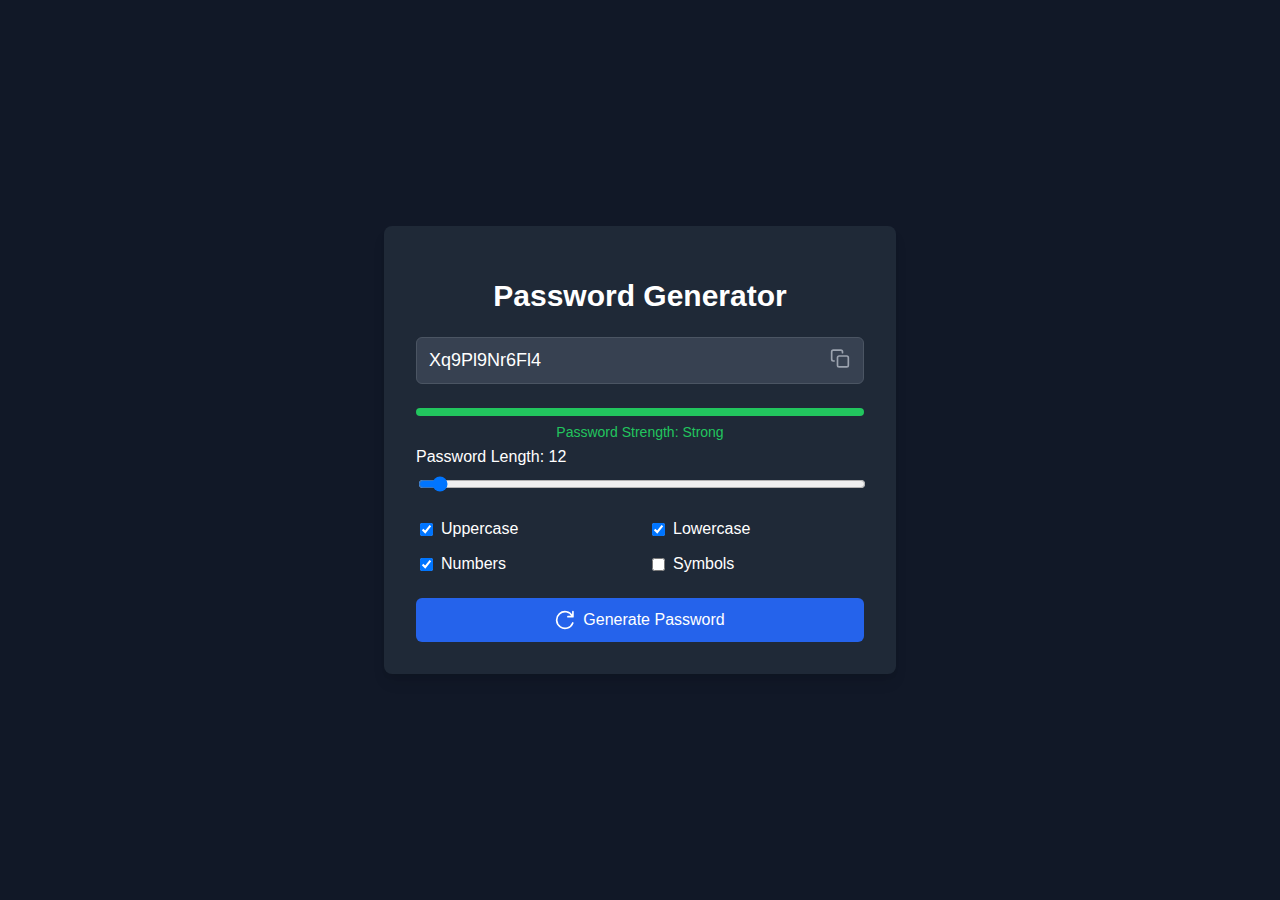
<file: index.html>
<!DOCTYPE html>
<html lang="en">
<head>
    <meta charset="UTF-8">
    <meta name="viewport" content="width=device-width, initial-scale=1.0">
    <title>Password Generator</title>
    <link rel="stylesheet" href="assets/css/style.css" />
    <script src="assets/js/script.js"></script>
</head>
<body>
    <div class="container">
        <h1>Password Generator</h1>
        <div class="password-container">
            <input type="text" id="password" readonly>
            <button id="copyButton">
                <svg xmlns="http://www.w3.org/2000/svg" width="20" height="20" viewBox="0 0 24 24" fill="none" stroke="currentColor" stroke-width="2" stroke-linecap="round" stroke-linejoin="round">
                    <rect x="9" y="9" width="13" height="13" rx="2" ry="2"></rect>
                    <path d="M5 15H4a2 2 0 0 1-2-2V4a2 2 0 0 1 2-2h9a2 2 0 0 1 2 2v1"></path>
                </svg>
            </button>
            <span class="copied-message">Copied to clipboard!</span>
        </div>
        <div class="strength-meter">
            <div class="strength-meter-fill"></div>
        </div>
        <div class="strength-text"></div>
        <div class="slider-container">
            <label for="length">Password Length: <span id="lengthValue">12</span></label>
            <input type="range" id="length" min="8" max="128" value="12">
        </div>
        <div class="options">
            <div class="option">
                <input type="checkbox" id="uppercase" checked>
                <label for="uppercase">Uppercase</label>
            </div>
            <div class="option">
                <input type="checkbox" id="lowercase" checked>
                <label for="lowercase">Lowercase</label>
            </div>
            <div class="option">
                <input type="checkbox" id="numbers" checked>
                <label for="numbers">Numbers</label>
            </div>
            <div class="option">
                <input type="checkbox" id="symbols">
                <label for="symbols">Symbols</label>
            </div>
        </div>
        <button id="generateButton">
            <svg xmlns="http://www.w3.org/2000/svg" width="20" height="20" viewBox="0 0 24 24" fill="none" stroke="currentColor" stroke-width="2" stroke-linecap="round" stroke-linejoin="round">
                <path d="M21.5 2v6h-6M21.34 15.57a10 10 0 1 1-.57-8.38"/>
            </svg>
            Generate Password
        </button>
    </div>
</body>
</html>
</file>
<file: assets/css/style.css>
body {
  font-family: 'Inter', sans-serif;
  background-color: #111827;
  display: flex;
  justify-content: center;
  align-items: center;
  height: 100vh;
  margin: 0;
  color: white;
}
.container {
  background-color: #1f2937;
  padding: 2rem;
  border-radius: 0.5rem;
  box-shadow: 0 10px 15px -3px rgba(0, 0, 0, 0.1), 0 4px 6px -2px rgba(0, 0, 0, 0.05);
  width: 100%;
  max-width: 28rem;
}
h1 {
  text-align: center;
  font-size: 1.875rem;
  font-weight: bold;
  margin-bottom: 1.5rem;
}
.password-container {
  position: relative;
  margin-bottom: 1.5rem;
}
#password {
  width: 100%;
  padding: 0.75rem;
  padding-right: 3rem;
  font-size: 1.125rem;
  background-color: #374151;
  color: white;
  border: 1px solid #4b5563;
  border-radius: 0.375rem;
  box-sizing: border-box;
}
#copyButton {
  position: absolute;
  right: 0.5rem;
  top: 50%;
  transform: translateY(-50%);
  background: transparent;
  border: none;
  color: #9ca3af;
  cursor: pointer;
}
#copyButton:hover {
  color: #d1d5db;
}
.copied-message {
  position: absolute;
  left: 0;
  bottom: -1.5rem;
  color: #34d399;
  font-size: 0.875rem;
  opacity: 0;
  transition: opacity 0.3s ease-in-out;
}
.slider-container {
  margin-bottom: 1.5rem;
}
.slider-container label {
  display: block;
  margin-bottom: 0.5rem;
}
#length {
  width: 100%;
}
.options {
  display: grid;
  grid-template-columns: repeat(2, 1fr);
  gap: 1rem;
  margin-bottom: 1.5rem;
}
.option {
  display: flex;
  align-items: center;
}
.option input {
  margin-right: 0.5rem;
}
#generateButton {
  width: 100%;
  padding: 0.75rem;
  background-color: #2563eb;
  color: white;
  border: none;
  border-radius: 0.375rem;
  font-size: 1rem;
  cursor: pointer;
  transition: background-color 0.3s ease;
  display: flex;
  align-items: center;
  justify-content: center;
}
#generateButton:hover {
  background-color: #1d4ed8;
}
#generateButton svg {
  margin-right: 0.5rem;
}
.strength-meter {
  height: 0.5rem;
  background-color: #4b5563;
  margin-top: 1rem;
  border-radius: 0.25rem;
  overflow: hidden;
}
.strength-meter-fill {
  height: 100%;
  width: 0;
  transition: width 0.3s ease, background-color 0.3s ease;
}
.strength-text {
  margin-top: 0.5rem;
  margin-bottom: 0.5rem;
  text-align: center;
  font-size: 0.875rem;
}
</file>
